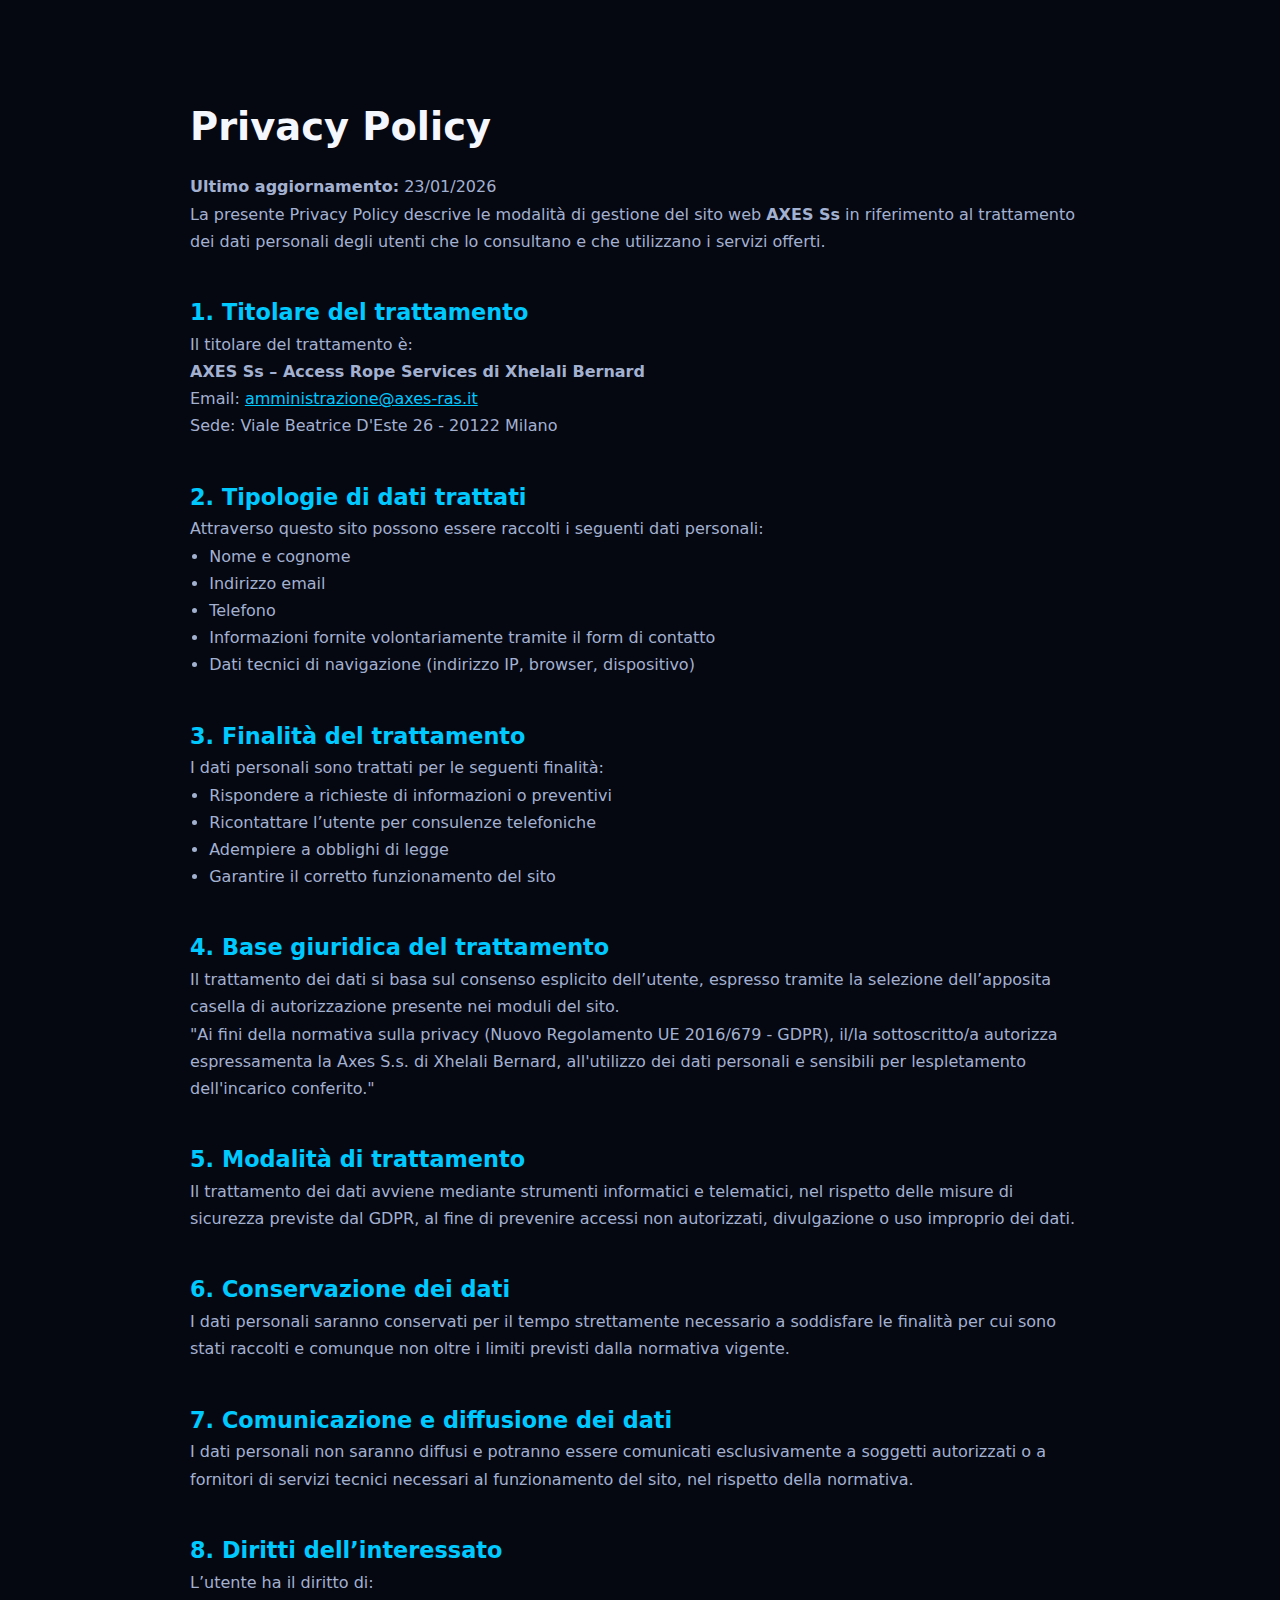
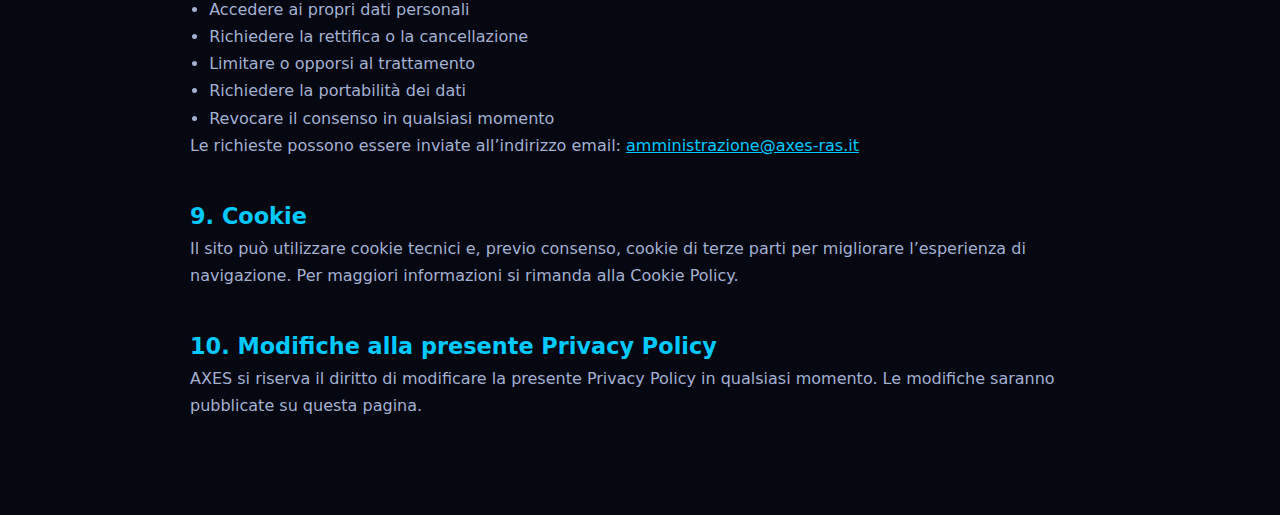
<file: privacy.html>
<!doctype html>
<html lang="it">
  <head>
    <meta charset="UTF-8" />
    <title>Privacy Policy | AXES</title>
    <meta name="viewport" content="width=device-width, initial-scale=1.0" />

    <meta
      name="description"
      content="Privacy Policy di AXES – Rope Access Services"
    />
    <link rel="icon" href="immagini/favicon.ico">
    <link rel="stylesheet" href="styles.css" />
  </head>

  <body>
    <section class="privacy-section">
      <div class="privacy-container">
        <h1>Privacy Policy</h1>
        <p><strong>Ultimo aggiornamento:</strong> 23/01/2026</p>

        <p>
          La presente Privacy Policy descrive le modalità di gestione del sito
          web
          <strong>AXES Ss</strong> in riferimento al trattamento dei dati
          personali degli utenti che lo consultano e che utilizzano i servizi
          offerti.
        </p>

        <h2>1. Titolare del trattamento</h2>
        <p>
          Il titolare del trattamento è:<br />
          <strong>AXES Ss – Access Rope Services di Xhelali Bernard</strong
          ><br />
          Email:
          <a href="amministrazione@axes-ras.it">amministrazione@axes-ras.it</a
          ><br />
          Sede: Viale Beatrice D'Este 26 - 20122 Milano
        </p>

        <h2>2. Tipologie di dati trattati</h2>
        <p>
          Attraverso questo sito possono essere raccolti i seguenti dati
          personali:
        </p>
        <ul>
          <li>Nome e cognome</li>
          <li>Indirizzo email</li>
          <li>Telefono</li>
          <li>
            Informazioni fornite volontariamente tramite il form di contatto
          </li>
          <li>
            Dati tecnici di navigazione (indirizzo IP, browser, dispositivo)
          </li>
        </ul>

        <h2>3. Finalità del trattamento</h2>
        <p>I dati personali sono trattati per le seguenti finalità:</p>
        <ul>
          <li>Rispondere a richieste di informazioni o preventivi</li>
          <li>Ricontattare l’utente per consulenze telefoniche</li>
          <li>Adempiere a obblighi di legge</li>
          <li>Garantire il corretto funzionamento del sito</li>
        </ul>

        <h2>4. Base giuridica del trattamento</h2>
        <p>
          Il trattamento dei dati si basa sul consenso esplicito dell’utente,
          espresso tramite la selezione dell’apposita casella di autorizzazione
          presente nei moduli del sito.
        </p>

        <p>
          "Ai fini della normativa sulla privacy (Nuovo Regolamento UE 2016/679
          - GDPR), il/la sottoscritto/a autorizza espressamenta la Axes S.s. di Xhelali Bernard,
          all'utilizzo dei dati personali e sensibili per lespletamento
          dell'incarico conferito."
        </p>

        <h2>5. Modalità di trattamento</h2>
        <p>
          Il trattamento dei dati avviene mediante strumenti informatici e
          telematici, nel rispetto delle misure di sicurezza previste dal GDPR,
          al fine di prevenire accessi non autorizzati, divulgazione o uso
          improprio dei dati.
        </p>

        <h2>6. Conservazione dei dati</h2>
        <p>
          I dati personali saranno conservati per il tempo strettamente
          necessario a soddisfare le finalità per cui sono stati raccolti e
          comunque non oltre i limiti previsti dalla normativa vigente.
        </p>

        <h2>7. Comunicazione e diffusione dei dati</h2>
        <p>
          I dati personali non saranno diffusi e potranno essere comunicati
          esclusivamente a soggetti autorizzati o a fornitori di servizi tecnici
          necessari al funzionamento del sito, nel rispetto della normativa.
        </p>

        <h2>8. Diritti dell’interessato</h2>
        <p>L’utente ha il diritto di:</p>
        <ul>
          <li>Accedere ai propri dati personali</li>
          <li>Richiedere la rettifica o la cancellazione</li>
          <li>Limitare o opporsi al trattamento</li>
          <li>Richiedere la portabilità dei dati</li>
          <li>Revocare il consenso in qualsiasi momento</li>
        </ul>

        <p>
          Le richieste possono essere inviate all’indirizzo email:
          <a href="amministrazione@axes-ras.it">amministrazione@axes-ras.it</a>
        </p>

        <h2>9. Cookie</h2>
        <p>
          Il sito può utilizzare cookie tecnici e, previo consenso, cookie di
          terze parti per migliorare l’esperienza di navigazione. Per maggiori
          informazioni si rimanda alla Cookie Policy.
        </p>

        <h2>10. Modifiche alla presente Privacy Policy</h2>
        <p>
          AXES si riserva il diritto di modificare la presente Privacy Policy in
          qualsiasi momento. Le modifiche saranno pubblicate su questa pagina.
        </p>
      </div>
    </section>
  </body>
</html>
</file>
<file: styles.css>
/* RESET DI BASE */
* {
  margin: 0;
  padding: 0;
  box-sizing: border-box;
}

html {
  scroll-behavior: smooth;
}

body {
  font-family: "Poppins", system-ui, -apple-system, BlinkMacSystemFont, sans-serif;
  background: #050711;
  color: #f5f5f5;
  line-height: 1.6;
}

/* Skip link visibility */
.skip-link {
  position: absolute;
  left: 12px;
  top: 12px;
  background: rgba(0,0,0,0.7);
  color: #fff;
  padding: 8px 10px;
  border-radius: 6px;
  z-index: 10000;
  transform: translateY(-120%);
  transition: transform 0.18s ease;
}
.skip-link:focus {
  transform: translateY(0);
}

/* Focus-visible for keyboard users */
:where(a, button, input, select, textarea) :focus-visible {
  outline: 3px solid var(--accent);
  outline-offset: 3px;
}

/* Better visible focus for .btn */
.btn:focus-visible {
  box-shadow: 0 0 0 4px rgba(0,201,255,0.12);
}

/* COLORI / VARIABILI */
:root {
  --bg-main: #050711;
  --bg-alt: #0c1020;
  --bg-card: #131729;
  --accent: #00c9ff;
  --accent-soft: rgba(0, 201, 255, 0.15);
  --text-main: #f5f7ff;
  --text-muted: #a3b1d1;
  --border-subtle: rgba(255, 255, 255, 0.06);
}

/* HEADER / NAVBAR */
.header {
  position: fixed;
  top: 0;
  left: 0;
  right: 0;
  height: 75px;
  padding: 0 5vw;
  display: flex;
  align-items: center;
  justify-content: space-between;
  background: rgba(5, 7, 17, 0.9);
  backdrop-filter: blur(14px);
  border-bottom: 1px solid var(--border-subtle);
  z-index: 1000;
}

.logo {
  display: flex;
  align-items: center;
  height: 100%;
  gap: 0.6rem;
  letter-spacing: 0.15em;
  text-transform: uppercase;
}/* LOGO */

.logo img {
  height: 72px;          /* desktop */
  width: auto;
  display: block;
  filter: drop-shadow(0 0 6px rgba(255,255,255,0.15));
}

.logo-mark {
  width: 32px;
  height: 32px;
  border-radius: 999px;
  border: 2px solid var(--accent);
  display: flex;
  align-items: center;
  justify-content: center;
  font-weight: 700;
  font-size: 1.1rem;
}

.logo-text {
  font-weight: 600;
  font-size: 1.1rem;
}

/* Navigazione desktop */
.nav {
  display: flex;
  align-items: center;
  gap: 1.5rem;
}

.nav-link {
  font-size: 0.9rem;
  text-transform: uppercase;
  letter-spacing: 0.12em;
  text-decoration: none;
  color: var(--text-muted);
  position: relative;
  padding-bottom: 2px;
  transition: color 0.2s ease;
}

.nav-link::after {
  content: "";
  position: absolute;
  left: 0;
  bottom: 0;
  height: 2px;
  width: 0;
  background: var(--accent);
  border-radius: 999px;
  transition: width 0.2s ease;
}

.nav-link:hover {
  color: var(--text-main);
}

.nav-link:hover::after {
  width: 100%;
}

.nav-cta {
  padding: 0.35rem 0.8rem;
  border-radius: 999px;
  border: 1px solid var(--accent);
  color: var(--accent);
}

/* Burger menu (di default nascosto su desktop) */
.nav-toggle {
  display: none;
  flex-direction: column;
  gap: 6px;
  background: transparent;
  border: none;
  cursor: pointer;
}

.nav-toggle span {
  width: 22px;
  height: 2px;
  background: var(--text-main);
  display: block;
}

/* HERO */
.hero {
  position: relative;
  min-height: 100vh;
  padding-top: 72px; /* spazio per l'header */
  background-image: url("immagini/background/herocc.png");
  background-size: cover;
  background-position: center;
  color: var(--text-main);
}

.hero-overlay {
  position: absolute;
  inset: 0;
  background: radial-gradient(circle at top, rgba(0, 201, 255, 0.35), transparent),
    linear-gradient(to bottom, rgba(5, 7, 17, 0.9), rgba(5, 7, 17, 1));
}

.hero-content {
  position: relative;
  z-index: 1;
  max-width: 1200px;
  margin: 0 auto;
  padding: 10vh 5vw 6vh;
}

.hero h1 {
  font-size: clamp(2.4rem, 4vw, 3.6rem);
  line-height: 1.1;
  margin-bottom: 1.4rem;
}

.accent {
  color: var(--accent);
}

.hero-subtitle {
  max-width: 640px;
  color: var(--text-muted);
  font-size: 1rem;
  margin-bottom: 2rem;
}

.hero-buttons {
  display: flex;
  flex-wrap: wrap;
  gap: 1rem;
  margin-bottom: 2.4rem;
}

/* BOTTONI */
.btn {
  display: inline-flex;
  align-items: center;
  justify-content: center;
  padding: 0.75rem 1.6rem;
  border-radius: 999px;
  border: 1px solid transparent;
  font-size: 0.95rem;
  font-weight: 500;
  text-decoration: none;
  text-transform: uppercase;
  letter-spacing: 0.12em;
  cursor: pointer;
  transition: transform 0.15s ease, box-shadow 0.15s ease,
    background 0.2s ease, border-color 0.2s ease;
}

.btn.primary {
  background: var(--accent);
  color: #050711;
  box-shadow: 0 12px 30px rgba(0, 201, 255, 0.3);
}

.btn.primary:hover {
  transform: translateY(-1px);
  box-shadow: 0 18px 40px rgba(0, 201, 255, 0.4);
}

.btn.ghost {
  border-color: var(--accent-soft);
  background: rgba(3, 6, 20, 0.75);
  color: var(--text-main);
}

.btn.ghost:hover {
  border-color: var(--accent);
  background: rgba(5, 7, 17, 0.9);
}

.btn.full-width {
  width: 100%;
}

/* Badge */
.hero-badges {
  display: flex;
  flex-wrap: wrap;
  gap: 1rem;
}

.badge {
  padding: 0.8rem 1rem;
  border-radius: 14px;
  background: rgba(10, 14, 35, 0.9);
  border: 1px solid var(--border-subtle);
  min-width: 220px;
}

.badge-title {
  display: block;
  font-size: 0.8rem;
  text-transform: uppercase;
  letter-spacing: 0.16em;
  color: var(--accent);
  margin-bottom: 0.25rem;
}

.badge-text {
  font-size: 0.9rem;
  color: var(--text-muted);
}

/* SEZIONI GENERALI */
.section {
  padding: 5rem 5vw;
}

.section-dark {
  background: var(--bg-main);
}

.section-alt {
  background: var(--bg-alt);
}

.section-inner {
  max-width: 1200px;
  margin: 0 auto;
}

.section-inner.section-two-cols {
  display: grid;
  grid-template-columns: minmax(0, 1.2fr) minmax(0, 1.1fr);
  gap: 3rem;
  align-items: flex-start;
}

.section h2 {
  font-size: 1.9rem;
  margin-bottom: 0.8rem;
}

.section p {
  color: var(--text-muted);
}

/* Cards servizi */
.section-text {
  margin-bottom: 2rem;
}

.section-cards {
  display: grid;
  grid-template-columns: repeat(3, minmax(0, 1fr));
  gap: 1.5rem;
  margin-top: 2rem;
}

.card {
  background: var(--bg-card);
  border-radius: 18px;
  padding: 1.4rem 1.3rem;
  border: 1px solid var(--border-subtle);
  box-shadow: 0 18px 40px rgba(0, 0, 0, 0.35);
}

.card h3 {
  font-size: 1.05rem;
  margin-bottom: 0.4rem;
}

.card p {
  font-size: 0.92rem;
}

/* ======================
   GALLERY / ALBUMS
====================== */

.gallery-section {
  padding: 6rem 5vw;
  background: #050711; /* stesso dark del sito */
}

.section-header {
  max-width: 700px;
  margin-bottom: 3rem;
}

.section-header h2 {
  font-size: clamp(2rem, 4vw, 2.6rem);
  margin-bottom: 0.5rem;
}

.section-header p {
  color: var(--text-muted);
}

.album-grid {
  display: grid;
  grid-template-columns: repeat(auto-fit, minmax(260px, 1fr));
  gap: 2rem;
}

.album-card {
  position: relative;
  height: 320px;
  border-radius: 14px;
  overflow: hidden;
  cursor: pointer;
  background: #000;
}

.album-card img {
  width: 100%;
  height: 100%;
  object-fit: cover;
  transition: transform 0.6s ease;
}

.album-card::after {
  content: "";
  position: absolute;
  inset: 0;
  background: linear-gradient(
    to top,
    rgba(0, 0, 0, 0.75),
    rgba(0, 0, 0, 0.15)
  );
}

.album-overlay {
  position: absolute;
  inset: 0;
  display: flex;
  align-items: flex-end;
  padding: 1.5rem;
  z-index: 2;
}

.album-overlay h3 {
  font-size: 1.3rem;
  letter-spacing: 0.05em;
  text-transform: uppercase;
}

.album-card:hover img {
  transform: scale(1.08);
}

.album-card:hover .album-overlay h3 {
  color: var(--accent); /* colore brand AXES */
}

/* Checklist */
.checklist {
  list-style: none;
  margin-top: 1.4rem;
  color: var(--text-muted);
}

.checklist li {
  position: relative;
  padding-left: 1.5rem;
  margin-bottom: 0.4rem;
}

.checklist li::before {
  content: "✓";
  position: absolute;
  left: 0;
  top: 0.1rem;
  font-size: 0.9rem;
  color: var(--accent);
}

/* FORM */
.form-card {
  background: var(--bg-card);
  border-radius: 22px;
  padding: 1.8rem 1.6rem;
  border: 1px solid var(--border-subtle);
  box-shadow: 0 18px 40px rgba(0, 0, 0, 0.4);
}

.form-group {
  margin-bottom: 1.1rem;
}

.form-group label {
  display: block;
  font-size: 0.85rem;
  margin-bottom: 0.3rem;
  color: var(--text-main);
}

.form-group input,
.form-group select,
.form-group textarea {
  width: 100%;
  padding: 0.7rem 0.8rem;
  border-radius: 12px;
  border: 1px solid var(--border-subtle);
  background: #060818;
  color: var(--text-main);
  font-size: 0.9rem;
  outline: none;
  transition: border-color 0.15s ease, box-shadow 0.15s ease;
}

.form-group input::placeholder,
.form-group textarea::placeholder {
  color: #6d7793;
}

.form-group input:focus,
.form-group select:focus,
.form-group textarea:focus {
  border-color: var(--accent);
  box-shadow: 0 0 0 1px rgba(0, 201, 255, 0.25);
}

.form-note {
  font-size: 0.75rem;
  margin-top: 0.7rem;
  color: var(--text-muted);
}

/* Stacca il pulsante di invio dal blocco del consenso/privacy */
.form-card form button[type="submit"] {
  margin-top: 12px;
}

/* FOOTER */
.footer {
  background: #040510;
  border-top: 1px solid var(--border-subtle);
}

.footer-inner {
  max-width: 1200px;
  margin: 0 auto;
  padding: 2.8rem 5vw 1.4rem;
  display: grid;
  grid-template-columns: repeat(3, minmax(0, 1fr));
  gap: 2rem;
}

.footer h3 {
  font-size: 1rem;
  margin-bottom: 0.7rem;
}

.footer p,
.footer a {
  color: var(--text-muted);
  font-size: 0.9rem;
  text-decoration: none;
}

.footer a:hover {
  color: var(--accent);
}

.footer-bottom {
  border-top: 1px solid var(--border-subtle);
  padding: 0.9rem 5vw 1.4rem;
  font-size: 0.75rem;
  color: #6c7694;
  text-align: center;
}

/* RESPONSIVE */
@media (max-width: 900px) {
  .section-inner.section-two-cols {
    grid-template-columns: 1fr;
  }

  .section-cards {
    grid-template-columns: repeat(auto-fit, minmax(220px, 1fr));
  }

  .hero-content {
    padding-top: 16vh;
  }
}

/* MOBILE / TABLET: menu a tendina + hamburger */
@media (max-width: 1024px) {
  .header {
    padding: 0 1.25rem;
  }

  .logo-mark {
    width: 28px;
    height: 28px;
    font-size: 0.95rem;
  }

  .logo-text {
    font-size: 1rem;
  }

    .logo img {
    height: 34px;        /* mobile */
  }

  /* La nav NON sta più nella riga dell'header,
     ma diventa un pannello che si apre sotto */
 .nav {
    position: fixed;
    top: 72px;
    left: 0;
    right: 0;
    display: none;                /* nascosta di default */
    flex-direction: column;
    align-items: center;          /* centra il contenuto */
    background: rgba(5, 7, 17, 0.98);
    padding: 0.5rem 1.25rem 1rem;
    border-bottom: 1px solid var(--border-subtle);
  }

  .nav.open {
    display: flex;           /* si vede solo quando JS mette .open */
  }

    .nav-link {
    padding: 0.6rem 0;
    width: 100%;
    text-align: center;          /* testo centrato */
  }

 /* Contatti: stessa posizione degli altri */
  .nav-cta {
    margin-top: 0.4rem;
    align-self: center;          /* non più a sinistra */
  }

  /* Mostra il burger */
  .nav-toggle {
    display: flex;
  }

  /* Sistemiamo anche alcune sezioni per schermi piccoli */
  .section-inner.section-two-cols {
    grid-template-columns: 1fr;
  }

  .section-cards {
    grid-template-columns: repeat(auto-fit, minmax(220px, 1fr));
  }

  .footer-inner {
    grid-template-columns: 1fr;
  }

  .hero-content {
    padding-top: 16vh;
  }

  .hero-buttons {
    flex-direction: column;
    align-items: flex-start;
  }

  .hero-badges {
    flex-direction: column;
  }
}

/* ======================
   ON SCROLL ANIMATION
====================== */
.fade-in {
  opacity: 0;
  transform: translateY(40px);
  transition: opacity 0.8s ease, transform 0.8s ease;
}

.fade-in.visible {
  opacity: 1;
  transform: translateY(0);
}

/* ======================
   MODALE GALLERIA
====================== */
.gallery-modal {
  position: fixed;
  inset: 0;
  background: rgba(0, 0, 0, 0.88);
  display: none;
  align-items: center;
  justify-content: center;
  z-index: 2000;
  overflow: hidden; 
}

.gallery-modal.open {
  display: flex;
}

.modal-content {
 position: relative;
  max-width: 92vw;
  max-height: 90vh;
  background: #050711;
  border-radius: 14px;
  padding: 1.5rem;
  overflow: hidden; 
}

.close-modal {
  position: fixed; /* sempre visibile rispetto al viewport */
  top: 18px;
  right: 18px;
  font-size: 1.6rem;
  line-height: 1;
  cursor: pointer;
  z-index: 11000; /* sopra tutti gli elementi della pagina e della modale */
  background: rgba(0, 0, 0, 0.6);
  color: var(--text-main);
  padding: 8px 10px;
  border-radius: 10px;
  border: none;
  display: inline-flex;
  align-items: center;
  justify-content: center;
  width: 48px;
  height: 48px;
  box-shadow: 0 8px 24px rgba(0,0,0,0.6);
}

.modal-gallery {
  display: grid;
  grid-template-columns: repeat(auto-fit, minmax(220px, 1fr));
  gap: 1.5rem;
  position: relative; /* necessario per overlay play positioned absolute */
}

.modal-gallery img {
  width: 100%;
  border-radius: 10px;
  object-fit: cover;
  touch-action: pan-y;
  user-select: none;
}

/* Stili specifici per quando la modale contiene un video singolo */
.modal-gallery.is-video {
  display: flex;
  align-items: center;
  justify-content: center;
  grid-template-columns: none; /* annulla il comportamento a griglia */
}

.modal-gallery.is-video video {
  max-width: 100%;
  width: 100%;
  max-height: 78vh; /* lascia spazio per padding e pulsanti */
  height: auto;
  object-fit: contain;
  border-radius: 10px;
  background: #000; /* evita bande bianche su video con proporzioni diverse */
}

/* Assicuriamoci che il contenuto video non crei scroll orizzontale */
.modal-content {
  box-sizing: border-box;
}

/* Lazy loading images */
.lazy-img {
  opacity: 0;
  transition: opacity 0.4s ease;
}

.lazy-img.loaded {
  opacity: 1;
}

/* Pinch-to-zoom image */
.zoomable {
  touch-action: pan-y;
  max-width: 100%;
  max-height: 75vh;
  user-select: none;
  cursor: grab;
  transition: transform 0.15s ease;
}

.zoomable:active {
  cursor: grabbing;
}

/* Overlay play per video nella modal (centrato) */

.video-play-overlay {
  position: absolute;
  left: 50%;
  top: 50%;
  transform: translate(-50%, -50%);
  display: flex;
  align-items: center;
  justify-content: center;
  z-index: 10;
  pointer-events: auto; /* solo il bottone è cliccabile */
}

.video-play-overlay .play-btn {
  width: 96px;
  height: 96px;
  border-radius: 999px;
  background: rgba(0, 201, 255, 0.12);
  display: flex;
  align-items: center;
  justify-content: center;
  backdrop-filter: blur(6px);
  transition: transform 0.12s ease, background 0.12s ease;
  cursor: pointer;
  pointer-events: auto;
}

.video-play-overlay .play-btn:hover {
  transform: scale(1.05);
  background: rgba(0, 201, 255, 0.18);
}

.video-play-overlay svg {
  width: 40px;
  height: 40px;
  fill: var(--accent);
}

.video-play-overlay.hidden { display: none; }

/* ======================
   FORM CONSENSO GDPR
====================== */
.form-consent {
  margin-top: 1.5rem;
  font-size: 0.85rem;
  color: var(--text-muted);
}

.form-consent label {
  display: flex;
  align-items: center; /* allinea checkbox e testo alla stessa altezza */
  gap: 0.6rem;
  cursor: pointer;
}

.form-consent input[type="checkbox"] {
  accent-color: var(--accent); /* colore brand AXES */
  margin-top: 0px; /* leggero spostamento verso l'alto */
}

.form-consent span {
  line-height: 1.4;
}

/* ======================
   PRIVACY POLICY
====================== */
.privacy-section {
  padding: 6rem 5vw;
  background: #050711;
}

.privacy-container {
  max-width: 900px;
  margin: 0 auto;
  color: var(--text-main);
}

.privacy-container h1 {
  font-size: 2.4rem;
  margin-bottom: 1rem;
}

.privacy-container h2 {
  margin-top: 2.5rem;
  font-size: 1.4rem;
  color: var(--accent);
}

.privacy-container p,
.privacy-container li {
  color: var(--text-muted);
  line-height: 1.7;
}

.privacy-container ul {
  padding-left: 1.2rem;
}

.privacy-container a {
  color: var(--accent);
  text-decoration: underline;
}

body.modal-open {
  overflow: hidden;
  height: 100vh;
}
/* ======================
   GALLERY NAV BUTTONS
====================== */
.gallery-nav {
  position: fixed; /* sempre relativo alla pagina */
  top: 50%;
  transform: translateY(-50%);
  background: rgba(0, 201, 255, 0.15);
  border: 1px solid rgba(0, 201, 255, 0.4);
  color: #fff;
  font-size: 2rem;
  width: 64px; /* più grandi per facilità d'uso */
  height: 64px;
  border-radius: 999px;
  cursor: pointer;
  z-index: 5000; /* sotto la X fissata */
  display: flex;
  align-items: center;
  justify-content: center;
  backdrop-filter: blur(6px);
  transition: background 0.2s ease, transform 0.15s ease;
}

.gallery-nav:hover {
  background: rgba(0, 201, 255, 0.35);
  transform: translateY(-50%) scale(1.05);
}

.gallery-nav.prev {
  /* posiziona a sinistra rispetto al centro della pagina sottraendo metà della max-width della modal (92vw/2 = 46vw)
     + un offset per staccarlo dal bordo della modale */
  left: calc(50% - 46vw - 46px);
}

.gallery-nav.next {
  /* simmetrico: distanza dal bordo destro della pagina */
  right: calc(50% - 46vw - 46px);
}

/* Nascondi bottoni se una sola immagine */
.gallery-nav.hidden {
  display: none;
}

/* Mobile: pulsanti leggermente più piccoli e posizionati vicino ai bordi */
@media (max-width: 768px) {
  .gallery-nav {
    width: 48px;
    height: 48px;
    font-size: 1.6rem;
    z-index: 5000;
  }
  .gallery-nav.prev { left: 12px; }
  .gallery-nav.next { right: 12px; }
}

/* Nascondi i bottoni di navigazione della galleria su Mobile + Tablet
   (mantieni visibili su Desktop) */
@media (max-width: 1024px) {
  .gallery-nav {
    display: none !important;
    pointer-events: none;
  }
}

/* Nascondi il tasto play overlay su Mobile/Tablet */
@media (max-width: 1024px) {
  .video-play-overlay,
  .video-play-overlay .play-btn {
    display: none !important;
    pointer-events: none !important;
  }
}

/* ======================
   TRUST PANEL
====================== */
.trust-panel {
  position: relative;
  background: rgba(10, 14, 35, 0.65);
  border: 1px solid var(--border-subtle);
  border-radius: 22px;
  padding: 2rem 1.8rem;
  overflow: hidden;
  box-shadow: 0 20px 45px rgba(0,0,0,0.45);
}

/* Silhouette tecnica */
.trust-bg {
  position: absolute;
  inset: 0;
  background: url("immagini/ui/silhouette-rope.png") no-repeat right bottom;
  background-size: 220px;
  opacity: 0.50;
  pointer-events: none;
}

/* Titolo */
.trust-title {
  font-size: 1.1rem;
  text-transform: uppercase;
  letter-spacing: 0.14em;
  color: var(--accent);
  margin-bottom: 1.2rem;
}

/* Lista trust */
.trust-list {
  list-style: none;
  margin-bottom: 2rem;
}

.trust-list li {
  font-size: 0.9rem;
  color: var(--text-muted);
  margin-bottom: 0.4rem;
}

/* Timeline */
.trust-timeline {
  display: flex;
  flex-direction: column;
  gap: 0.7rem;
  border-left: 1px solid var(--accent-soft);
  padding-left: 1.2rem;
}

.step {
  display: flex;
  align-items: center;
  gap: 0.6rem;
}

.step-dot {
  width: 8px;
  height: 8px;
  background: var(--accent);
  border-radius: 999px;
  flex-shrink: 0;
}

.step p {
  font-size: 0.85rem;
  color: var(--text-muted);
}

/* ======================
   FOOTER SOCIAL ICONS
====================== */
.footer-social {
  margin-top: 1rem;
  display: flex;
  gap: 0.8rem;
}

.social-icon {
  width: 22px;
  height: 22px;
  fill: var(--text-muted);
  transition: fill 0.2s ease, transform 0.2s ease;
}

.footer-social a:hover .social-icon {
  fill: var(--accent);
  transform: translateY(-2px);
}

/* ======================
   MOBILE: NASCONDI CONTROLLI GALLERIA / VIDEO
====================== */
@media (max-width: 768px) {

  /* Frecce / bottoni scorrimento immagini */
  .gallery-nav,
  .gallery-prev,
  .gallery-next {
    display: none !important;
  }

  /* Pulsante play video */
  .video-play,
  .play-button {
    display: none !important;
  }

}
</file>
